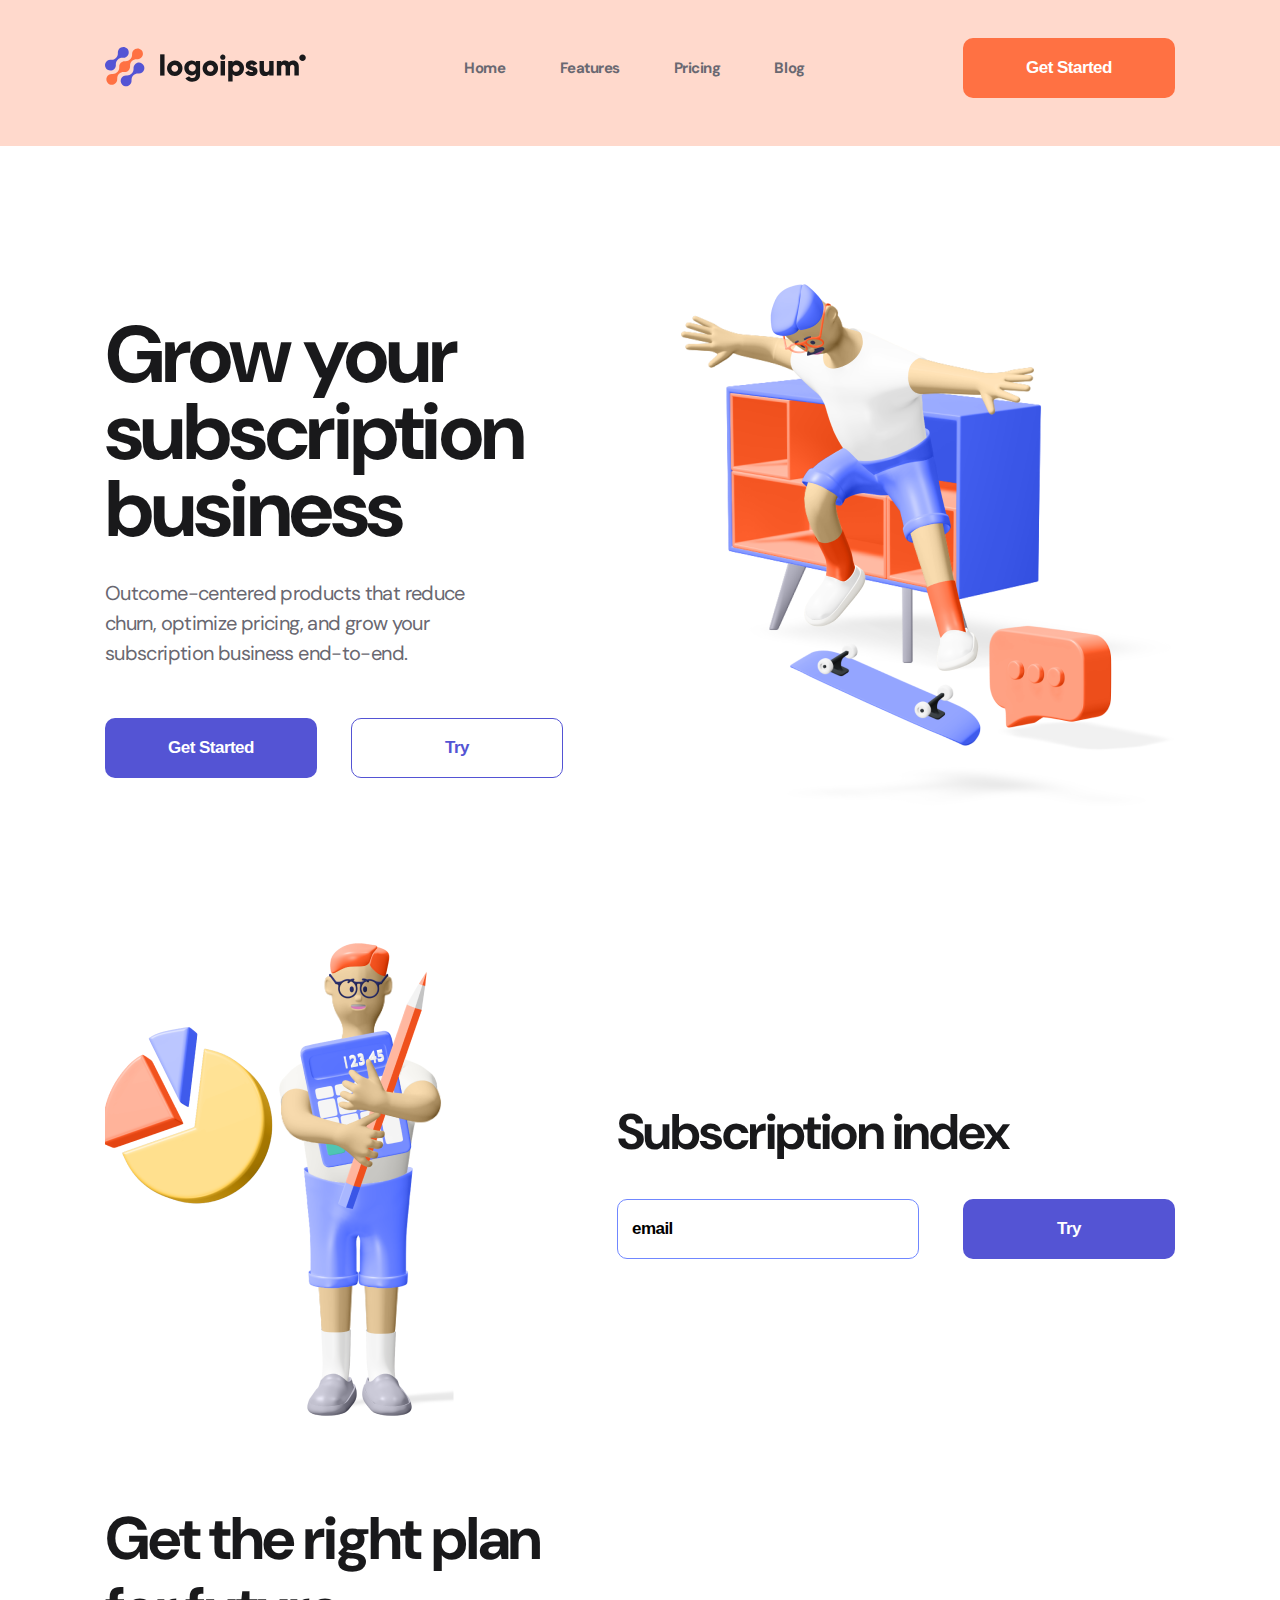
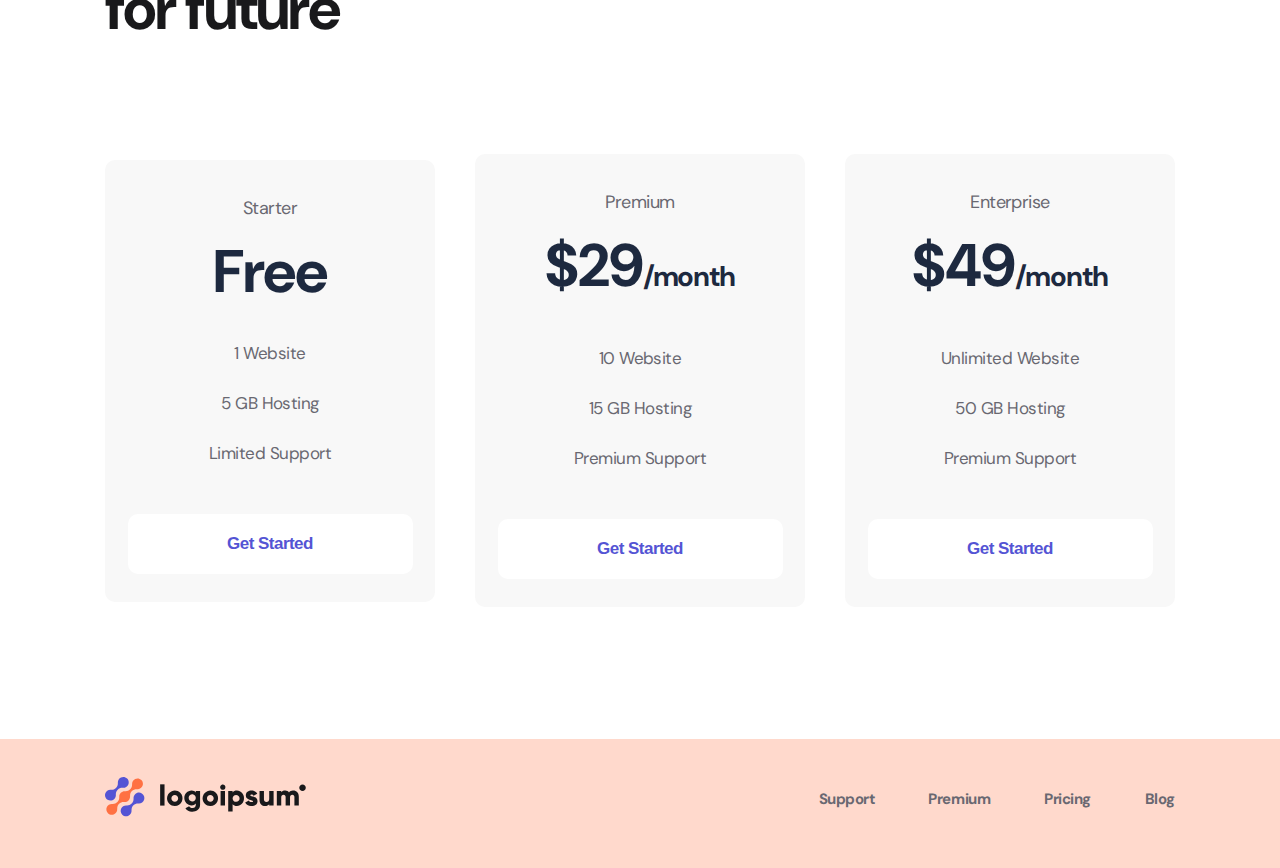
<file: index.html>
<!DOCTYPE html>
<html lang="en">
<head>
    <meta charset="UTF-8">
    <meta http-equiv="X-UA-Compatible" content="IE=edge">
    <meta name="viewport" content="width=device-width, initial-scale=1.0">
    <title>Byte Education</title>
    <link rel="stylesheet" href="./css/reset.css">
    <link rel="preconnect" href="https://fonts.googleapis.com">
    <link rel="preconnect" href="https://fonts.gstatic.com" crossorigin>
    <link href="https://fonts.googleapis.com/css2?family=DM+Sans:wght@500;700&display=swap" rel="stylesheet">
    <link rel="stylesheet" href="./css/styles.css">
</head>
    <body>
        <header class="header">
            <div class="container flex">
                <div>
                    <a href="#">
                        <img src="./img/logo.svg" alt="logo">
                    </a>
                </div>
                <nav class="nav">
                    <ul>
                        <li class="nav-li">
                            <a class="nav-link" href="#">Home</a>
                        </li>
                        <li class="nav-li">
                            <a class="nav-link" href="#">Features</a>
                        </li>
                        <li class="nav-li">
                            <a class="nav-link" href="#">Pricing</a>
                        </li>
                        <li class="nav-li">
                            <a class="nav-link" href="#">Blog</a>
                        </li>
                    </ul>
                </nav>
                <div>
                    <button class="btn btn-orange">Get Started</button>
                </div>
            </div>
        </header>
        <section class="container-about">
            <div class="container about">
                <div>
                    <h1 class="about-title">Grow your subscription business</h1>
                    <p class="about-text">
                        Outcome-centered products that reduce churn, optimize pricing, and grow your subscription business end-to-end.
                    </p>
                    <div>
                        <button class="btn btn-violet">Get Started</button>
                        <button class="btn btn-transparent">Try</button>
                    </div>
                </div>
                <div>
                    <img src="./img/first-man.png" alt="first-man">
                </div>
            </div>
        </section>
        <section class="container subscribe">
            <div>
                <img src="./img/second-man.png" alt="second-man"> 
            </div>
            <div>
                <h2 class="subscribe-title">Subscription index</h2>
                <form>
                    <input class="input" type="email" placeholder="email">
                    <button class="btn btn-violet">Try</button>
                </form>
            </div>
        </section>
        <section class="container plan">
            <h2 class="plan-title">Get the right plan for future</h2>
            <div class="plan-flex">
                <div class="item">
                    <p class="item-text">Starter</p>
                    <h3 class="item-title">Free</h3>
                    <ul>
                        <li class="item-list">1 Website</li>
                        <li class="item-list">5 GB Hosting</li>
                        <li class="item-list">Limited Support</li>
                    </ul>
                    <button class="btn btn-item">Get Started</button>
                </div>
                <div class="item">
                    <p class="item-text">Premium</p>
                    <h3 class="item-title">$29<span>/month</span></h3>
                    <ul>
                        <li class="item-list">10 Website</li>
                        <li class="item-list">15 GB Hosting</li>
                        <li class="item-list">Premium Support</li>
                    </ul>
                    <button class="btn btn-item">Get Started</button>
                </div>
                <div class="item">
                    <p class="item-text">Enterprise</p>
                    <h3 class="item-title">$49<span>/month</span></h3>
                    <ul>
                        <li class="item-list">Unlimited Website</li>
                        <li class="item-list">50 GB Hosting</li>
                        <li class="item-list">Premium Support</li>
                    </ul>
                    <button class="btn btn-item">Get Started</button>
                </div>
            </div>
        </section>
        <footer class="footer">
            <div class="container flex">
                <div>
                    <a href="#">
                        <img src="./img/logo.svg" alt="logo">
                    </a>
                </div>
                <nav class="nav">
                    <ul>
                        <li class="nav-li">
                            <a class="nav-link" href="#">Support</a>
                        </li>
                        <li class="nav-li">
                            <a class="nav-link" href="#">Premium</a>
                        </li>
                        <li class="nav-li">
                            <a class="nav-link" href="#">Pricing</a>
                        </li>
                        <li class="nav-li">
                            <a class="nav-link" href="#">Blog</a>
                        </li>
                    </ul>
                </nav>
            </div>
        </footer>
    </body>
</html>
</file>
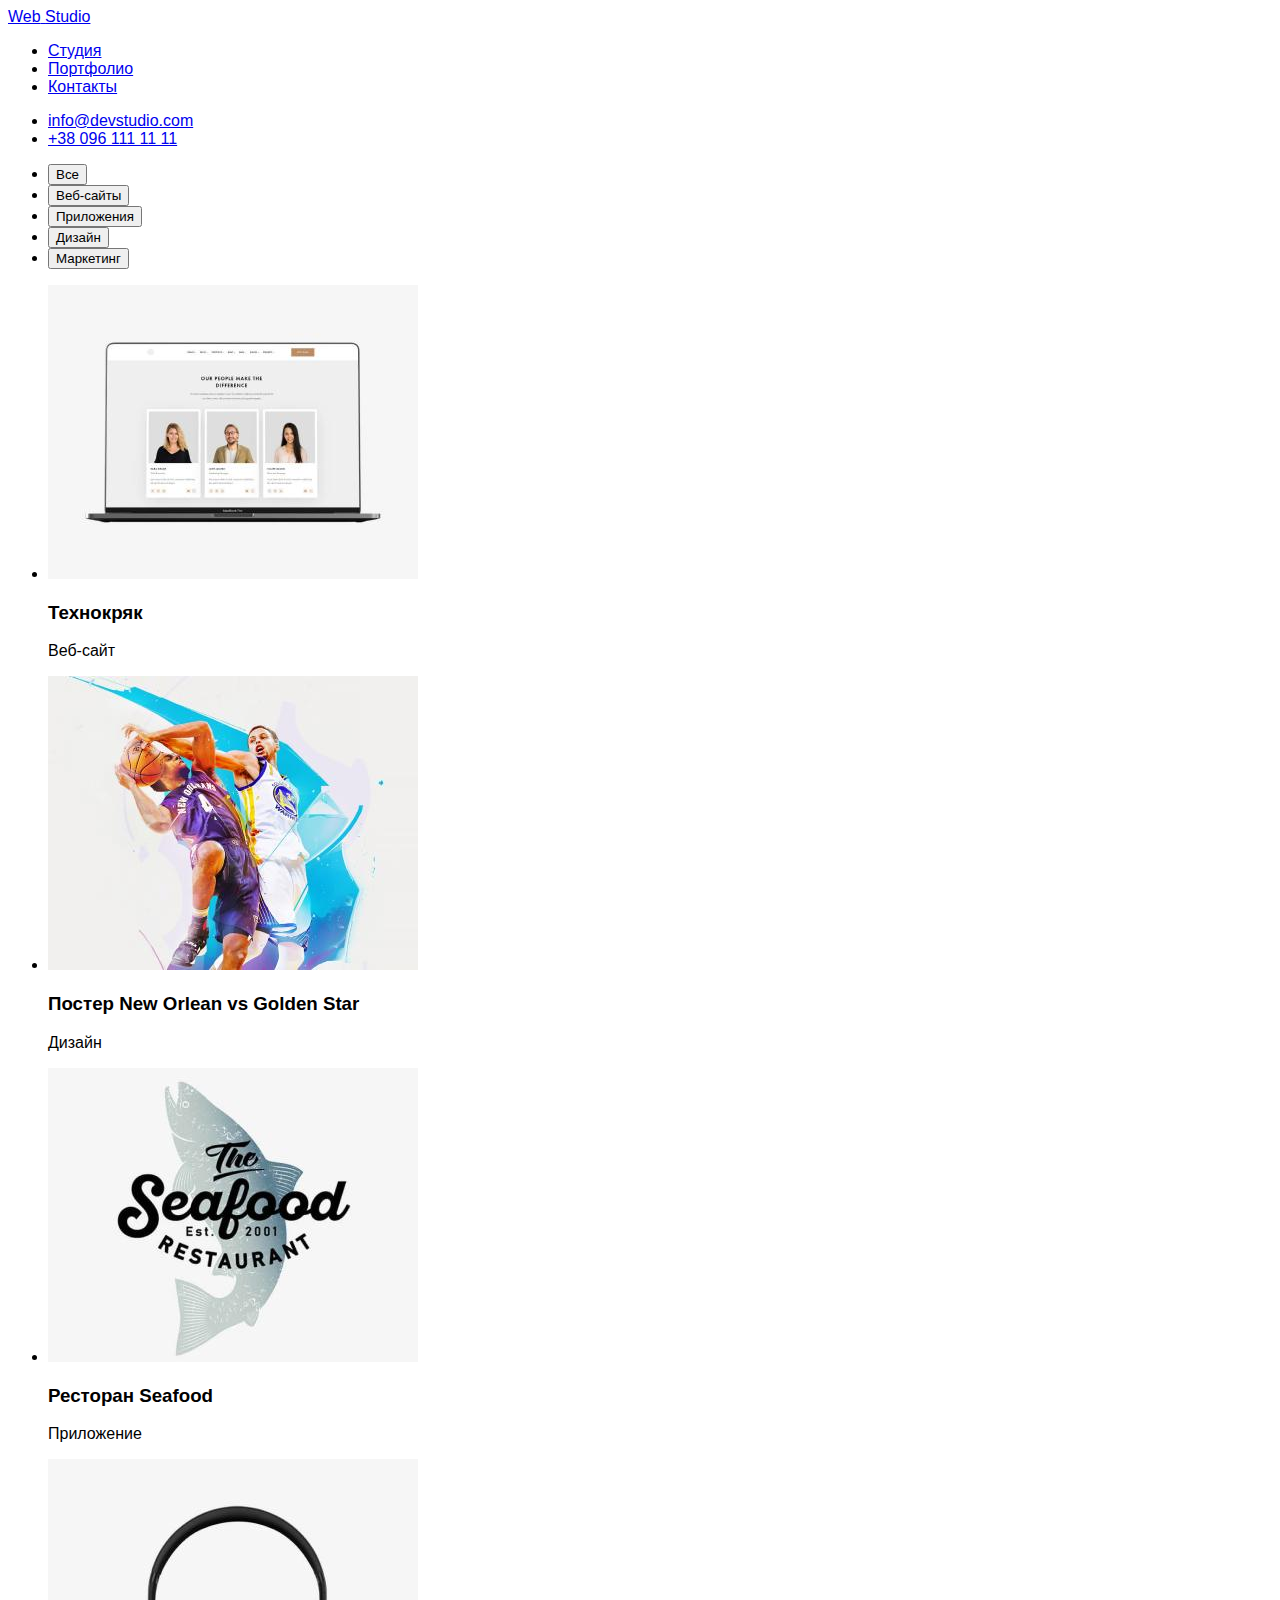
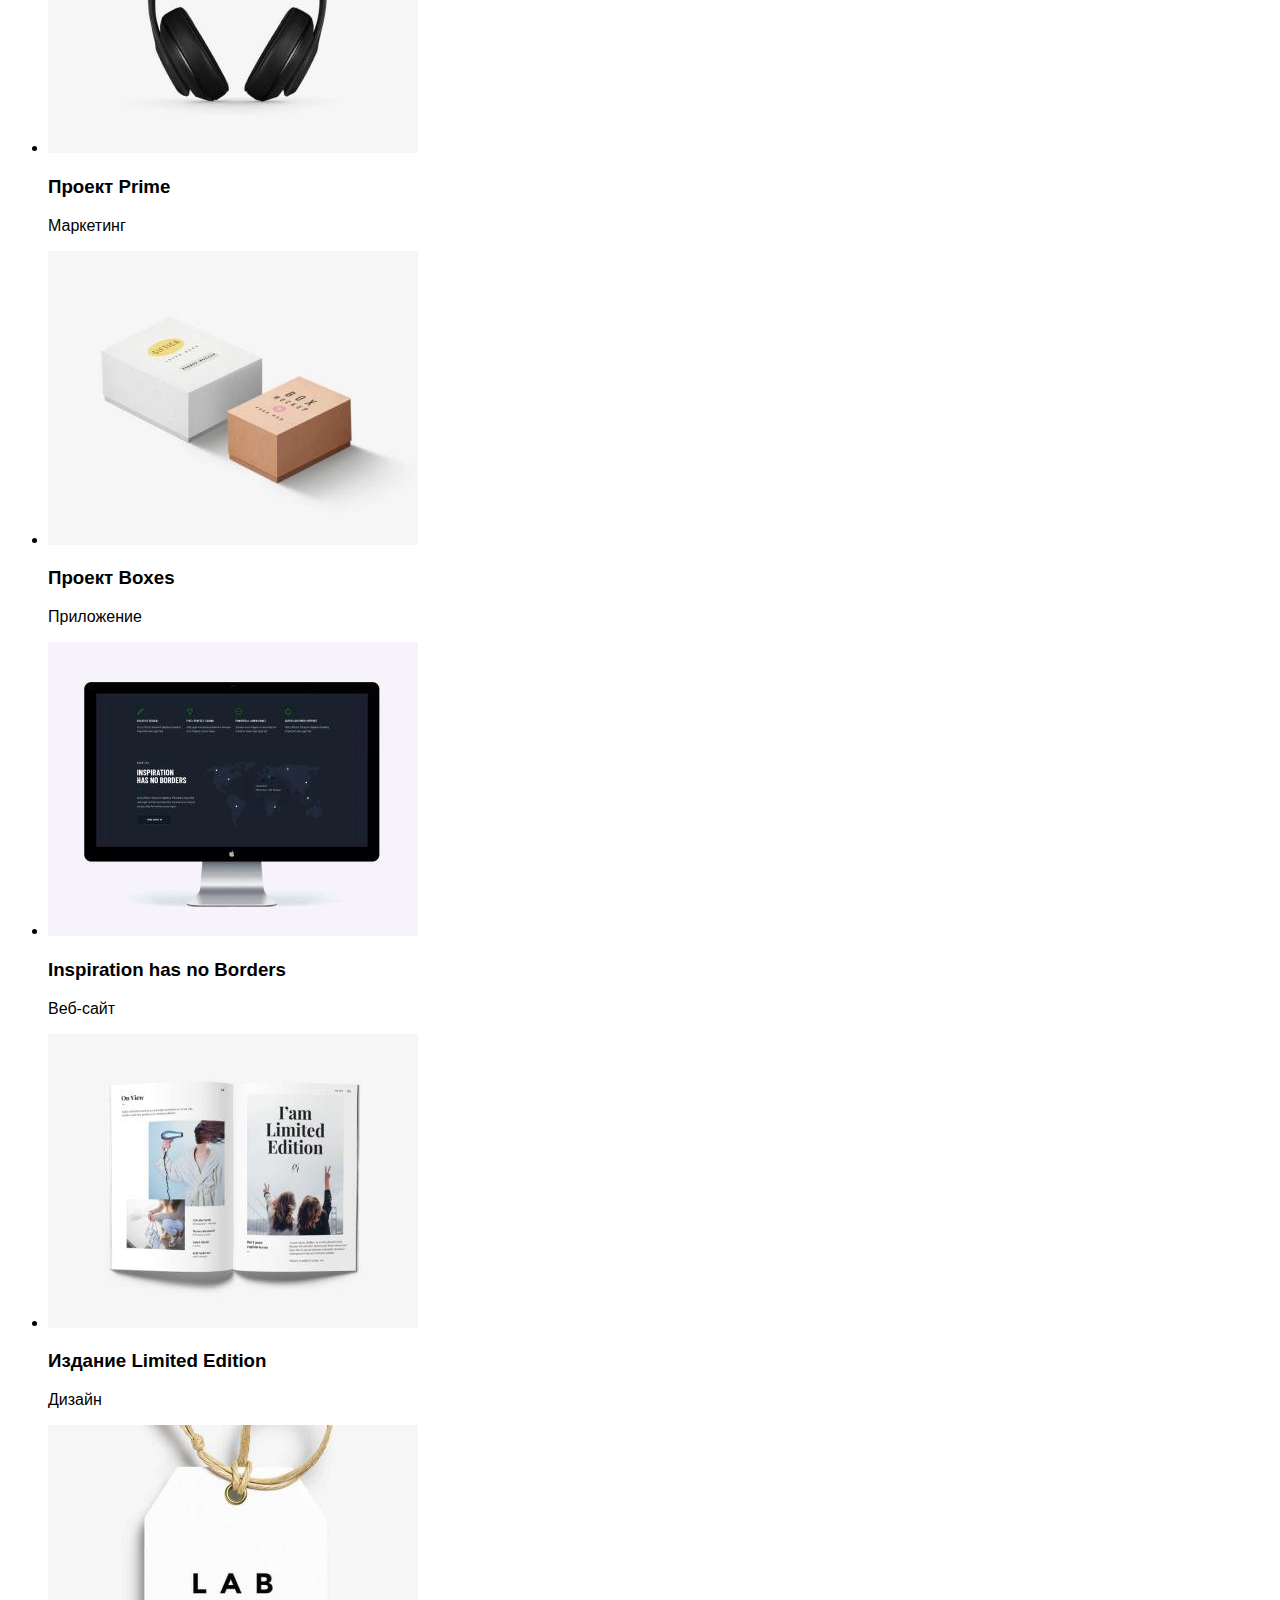
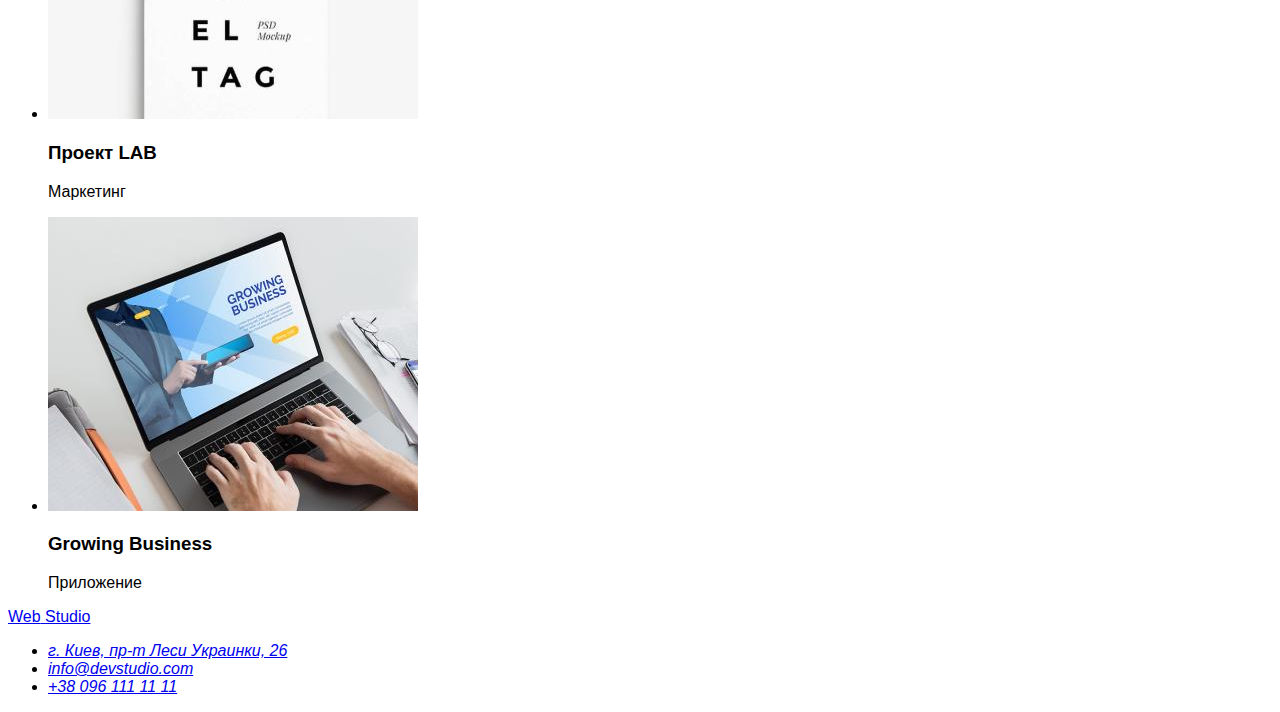
<file: portfolio.html>
<!DOCTYPE html>
<html lang="ru">
<head>
    <meta charset="UTF-8">
    <meta http-equiv="X-UA-Compatible" content="IE=edge">
    <meta name="viewport" content="width=device-width, initial-scale=1.0">
    <title>Портфолио</title>
    <link rel="stylesheet" href="./css/styles.css">
</head>
    <body>
        <header class="page-header">
            <nav>
                <a href="./index.html" class="logo link" lang="en">
                    <span class="logo-header-web">Web</span>
                    <span class="logo-header-studio">Studio</span>
                </a>
                <ul class="site-nav list">
                    <li><a href="./index.html" class="link title">Студия</a></li>
                    <li><a href="./portfolio.html" class="link title current">Портфолио</a></li>
                    <li><a href="#" class="link title">Контакты</a></li>
                </ul>
            </nav>
            <ul class="header-contacts list">
                <li><a href="mailto:info@devstudio.com" class="link">info@devstudio.com</a></li>
                <li><a href="tel:+380961111111" class="link">+38 096 111 11 11</a></li>
            </ul>
        </header>
        <section>
           <div class="filter-btn ">
                <ul class="filter-list list">
                    <li>
                        <button type="button" class="filter-btn title current">Все</button>
                    </li>
                    <li>
                        <button type="button" class="filter-btn title">Веб-сайты</button>
                    </li>
                    <li>
                        <button type="button" class="filter-btn title">Приложения</button>
                    </li>
                    <li>
                        <button type="button" class="filter-btn title">Дизайн</button>
                    </li>
                    <li>
                        <button type="button" class="filter-btn title">Маркетинг</button>
                    </li>
                </ul>
           </div>
           <div class="project">
                <ul class="project-list list">
                    <li>
                        <img src="./images/website-technokryak.jpg" alt="веб-сайт технокряк" width="370">
                        <h3 class="project-list-title title">Технокряк</h3>
                        <p class="project-list-text">Веб-сайт</p>
                    </li>
                    <li>
                        <img src="./images/poster-new-orlean-vs-golden-star.jpg" alt="постер нью орлеан проти голден стар" width="370">
                        <h3 class="project-list-title title">Постер New Orlean vs Golden Star</h3>
                        <p class="project-list-text">Дизайн</p>
                    </li>
                    <li>
                        <img src="./images/restaurant-seafood.jpg" alt="приложение ресторана" width="370">
                        <h3 class="project-list-title title">Ресторан Seafood</h3>
                        <p class="project-list-text">Приложение</p>
                    </li>
                    <li>
                        <img src="./images/project-prime.jpg" alt="наушники" width="370">
                        <h3 class="project-list-title title">Проект Prime</h3>
                        <p class="project-list-text">Маркетинг</p>
                    </li>
                    <li>
                        <img src="./images/addition-project-boxes.jpg" alt="две коробки" width="370">
                        <h3 class="project-list-title title">Проект Boxes</h3>
                        <p class="project-list-text">Приложение</p>
                    </li>
                    <li>
                        <img src="./images/website-inspiration.jpg" alt=" веб-сайт вдохновение не имеет границ" width="370">
                        <h3 class="project-list-title title">Inspiration has no Borders</h3>
                        <p class="project-list-text">Веб-сайт</p>
                    </li>
                    <li>
                        <img src="./images/publication-limited-edition.jpg" alt="издание ограниченный выпуск" width="370">
                        <h3 class="project-list-title title">Издание Limited Edition</h3>
                        <p class="project-list-text">Дизайн</p>
                    </li>
                    <li>
                        <img src="./images/project-lab.jpg" alt="бейдж проекта" width="370">
                        <h3 class="project-list-title title">Проект LAB</h3>
                        <p class="project-list-text">Маркетинг</p>
                    </li>
                    <li>
                        <img src="./images/addition-growing-business.jpg" alt="приложение растущий бизнес" width="370">
                        <h3 class="project-list-title title">Growing Business</h3>
                        <p class="project-list-text">Приложение</p>
                    </li>
                </ul>
           </div>
        </section>
        <footer class="page-footer">
            <a href="./index.html" class="logo link" lang="en">
                <span class="logo-footer-web">Web</span>
                <span class="logo-footer-studio">Studio</span>
            </a>
            <address>
                <ul class="footer-address list">
                    <li><a href="https://goo.gl/maps/tF9MFv9AmFwzdvH66" class="footer-address-maps link">г. Киев, пр-т Леси Украинки, 26</a></li>
                    <li><a href="mailto:info@devstudio.com" class="footer-address-contacts link">info@devstudio.com</a></li>
                    <li><a href="tel:+380961111111" class="footer-address-contacts link">+38 096 111 11 11</a></li>
                </ul>
            </address>
        </footer>
    </body>
</html>
</file>
<file: css/styles.css>
body {
    font-family: 'DM Sans', sans-serif;
}
.container {
    max-width: 1070px;
    margin: 0 auto;
}
.header, .footer {
    background: rgba(255, 113, 67, 0.27);
    padding: 38px 0 48px;
}
.flex, .about, .subscribe, .plan-flex  {
    display: flex;
    justify-content: space-between;
    align-items: center;
}
.nav-li {
    display: inline-block;
}
.nav-li:not(:first-of-type) {
    margin-left: 50px;
}
.nav-link {
    font-weight: 700;
    font-size: 15px;
    line-height: 20px;
    letter-spacing: -0.468947px;
    color: #696871;
    text-decoration: none;
}
.nav-link:hover {
    color: black;
    transition: 300ms;
}
.btn {
    width: 212px;
    height: 60px;
    font-weight: 700;
    font-size: 17px;
    line-height: 22px;
    letter-spacing: -0.531474px;
    color: #FFFFFF;
    border: none;
    border-radius: 10px;
    cursor: pointer;
}
.btn-orange {
    background: #FF7143;
}
.btn-orange:hover {
    background: #ff875f;
    transition: 500ms;
}
.container-about {
    padding: 38px 0 48px;
}
.about {
    margin: 100px auto 85px;
}
.about-title {
    font-weight: 700;
    font-size: 80px;
    line-height: 77px;
    letter-spacing: -2.50105px;
    color: #19191B;
    max-width: 470px;
    margin-bottom: 30px;
}
.about-text {
    font-size: 20px;
    line-height: 30px;
    letter-spacing: -0.625263px;
    color: #696871;
    max-width: 410px;
    margin-bottom: 50px;
}
.btn-violet {
    background: #5454D4;
}
.btn-transparent {
    background: none;
    color: #5454D4;
    border: 1px solid #5454D4;
    margin-left: 30px;
}
.btn-violet:hover {
    background: #6a5ce1;
    transition: 500ms;
}
.btn-transparent:hover {
    background: #cbf1e0;
    transition: 500ms;
}
.subscribe {
    margin-bottom: 85px;
}
.subscribe-title {
    font-weight: 700;
    font-size: 50px;
    line-height: 57px;
    letter-spacing: -1.56316px;
    color: #19191B;
    margin-bottom: 38px;
}
.input {
    width: 302px;
    height: 60px;
    border: 1px solid #7087FF;
    border-radius: 10px;
    padding-left: 14px;
    box-sizing: border-box;
    margin-right: 40px;
}
.input::placeholder, .input {
    font-weight: 700;
    font-size: 17px;
    line-height: 22px;
    letter-spacing: -0.531474px;
    color: #000000;
}
.input:focus {
    outline: none;
}
.plan{
    margin-bottom: 132px;
}
.plan-title {
    font-weight: 700;
    font-size: 60px;
    line-height: 70px;
    letter-spacing: -1.87579px;
    color: #19191B;
    max-width: 504px;
    margin-bottom: 110px;
}
.item {
    width: 330px;
    background: #F8F8F8;
    border-radius: 10px;
    text-align: center;
    padding: 34px 0 28px;
}
.item:hover {
    transition: 500ms;
    background: #FF7143;
    box-shadow: 0px 32px 34px rgba(255, 112, 59, 0.317827);
}
.item-text {
    font-size: 18px;
    line-height: 28px;
    letter-spacing: -0.562737px;
    color: #696871;
}
.item:hover .item-text, .item:hover .item-title, .item:hover .item-list {
    transition: 500ms;
    color: white;
}
.item-title {
    font-weight: 700;
    font-size: 60px;
    line-height: 56px;
    letter-spacing: -1.03448px;
    color: #1D293F;
    margin: 22px 0 28px;
}
.item-title span {
    font-size: 28px;
}
.item-list {
    list-style: none;
    font-size: 17px;
    line-height: 50px;
    letter-spacing: -0.531474px;
    color: #696871;
}
.btn-item {
    width: 285px;
    background: white;
    color: #5454D4;
    margin-top: 36px;
}
.item:hover .btn-item {
    transition: 500ms;
    background: #9F3919;
    color: white;
}
</file>
